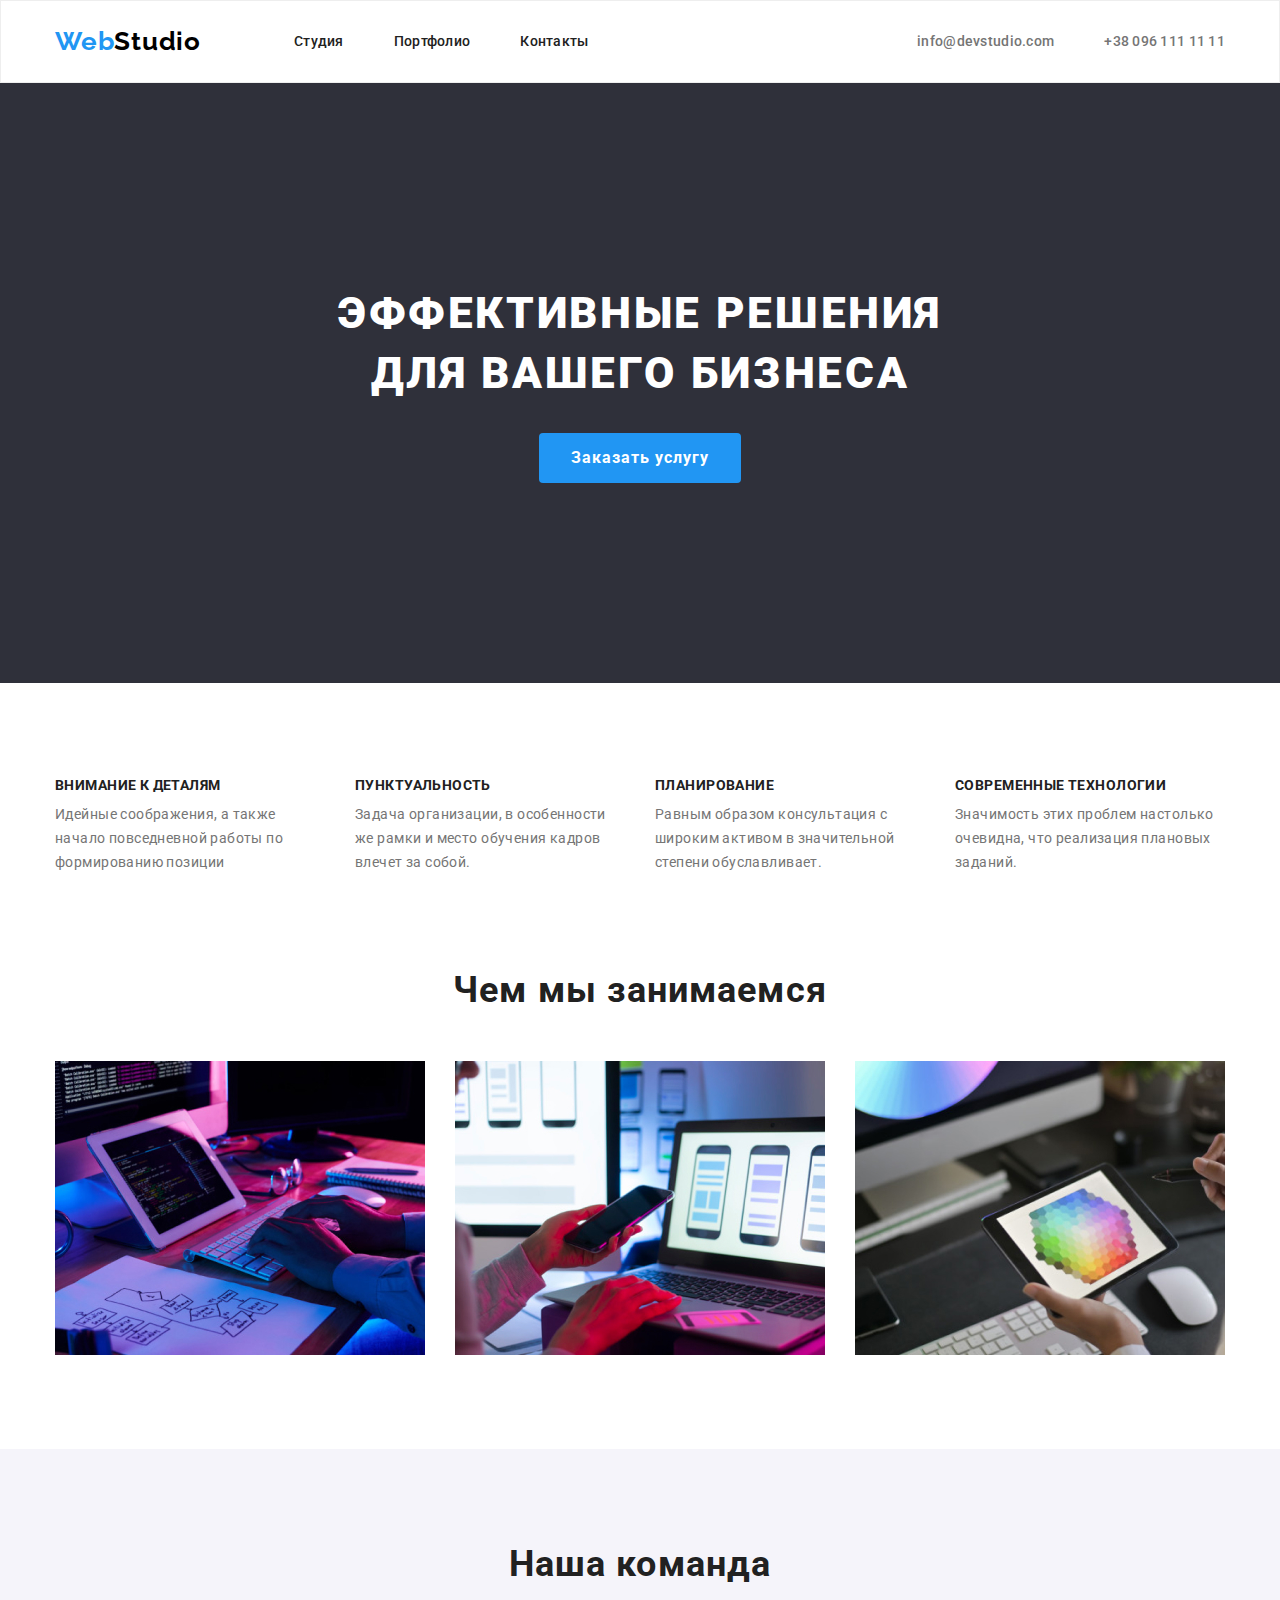
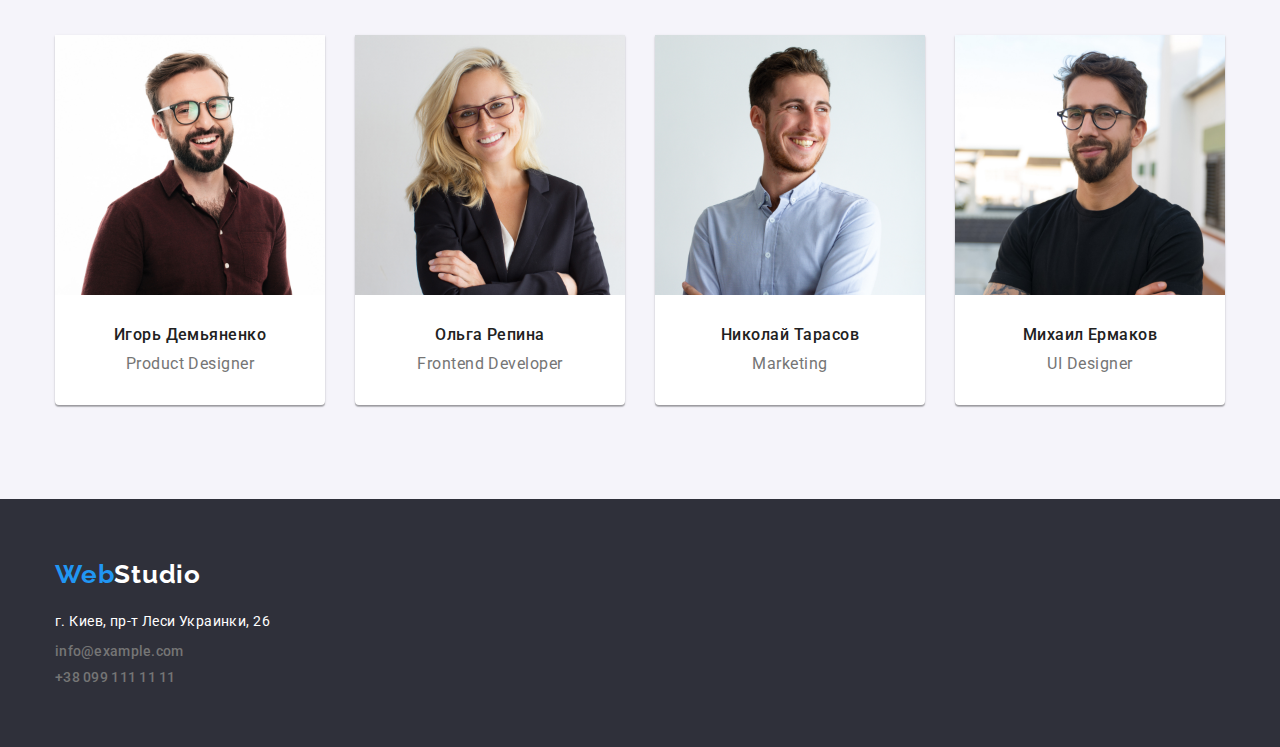
<file: index.html>
<!DOCTYPE html>
<html lang="ru">
<head>
    <meta charset="UTF-8">
    <meta name="viewport" content="width=device-width, initial-scale=1.0">
    <title>Студия</title>
    <link rel="stylesheet" href="https://cdnjs.cloudflare.com/ajax/libs/modern-normalize/1.0.0/modern-normalize.min.css">
    <link rel="preconnect" href="https://fonts.gstatic.com">
    <link href="https://fonts.googleapis.com/css2?family=Raleway:wght@700&family=Roboto:wght@400;500;700;900&display=swap"
        rel="stylesheet">
    <link rel="stylesheet" href="./css/styles.css"/>
</head>
<body>
    <header class="header">
        <div class="container">
            <nav class="site-nav">
                <a href="" class="logo link"><span class="accent">Web</span>Studio</a>
                <ul class="site-nav-list list">
                    <li class="site-nav-item">
                        <a href="" class="site-nav-link link">Студия</a>
                    </li>
                    <li class="site-nav-item">
                        <a href="./portfolio.html" class="site-nav-link link">Портфолио</a>
                    </li>
                    <li class="site-nav-item">
                        <a href="" class="site-nav-link link">Контакты</a>
                    </li>
                </ul>
            </nav>
            <address class="address">
                <ul class="address-list list">
                    <li class="address-item">
                        <a href="mailto:info@devstudio.com" class="address-contact-info link">info@devstudio.com</a>
                    </li>
                    <li class="address-item">
                        <a href="tel:+380961111111" class="address-contact-info link">+38 096 111 11 11</a>
                    </li>
                </ul>
            </address>
        </div>
    </header>
    <main>
        <!-- Hero Section -->
        <section class="hero">
            <div class="container">
                <h1 class="hero-title">Эффективные решения<br> для вашего бизнеса</h1>
                <button type="button" class="modal-button">Заказать услугу</button>
            </div>
        </section>
        <!-- Our Qualities -->
        <section class="our-qualities">
            <div class="container">
                <h2 class="visually-hidden">Наши качества</h2>
                <ul class="qualities-list list">
                    <li class="qualities-item">
                        <h3 class="qualities-name">Внимание к деталям</h3>
                        <p class="qualities-description">Идейные соображения, а также начало повседневной работы по формированию позиции
                        </p>
                    </li>
                    <li class="qualities-item">
                        <h3 class="qualities-name">Пунктуальность</h3>
                        <p class="qualities-description">Задача организации, в особенности же рамки и место обучения кадров влечет за
                            собой.</p>
                    </li>
                    <li class="qualities-item">
                        <h3 class="qualities-name">Планирование</h3>
                        <p class="qualities-description">Равным образом консультация с широким активом в значительной степени
                            обуславливает.</p>
                    </li>
                    <li class="qualities-item">
                        <h3 class="qualities-name">Современные технологии</h3>
                        <p class="qualities-description">Значимость этих проблем настолько очевидна, что реализация плановых заданий.
                        </p>
                    </li>
                </ul>
            </div>
        </section>
        <!-- What we do -->
        <section class="experience">
            <div class="container">
                <h2 class="title">Чем мы занимаемся</h2>
                <ul class="experience-list list">
                    <li class="experience-item">
                        <img class="experience-img" src="./images/what-we-do/task1.jpg" alt="Разработчик пишет код" width="370"
                            height="294">
                    </li>
                    <li>
                        <img class="experience-img" src="./images/what-we-do/task2.jpg" alt="Разработчик создает мобильное приложение"
                            width="370" height="294">
                    </li>
                    <li>
                        <img class="experience-img" src="./images/what-we-do/task3.jpg" alt="Дизайнер подбирает цвета" width="370"
                            height="294">
                    </li>
                </ul>
            </div>
        </section>
         <!-- Our team -->
         <section class="our-team">
             <div class="container">
                <h2 class="title">Наша команда</h2>
                <ul class="team-member-list list">
                    <li class="team-member-item">
                        <img class="team-member-photo" src="./images/our-team/teammember1.jpg" alt="Игорь Демьяненко улыбается"
                            width="270" height="260">
                        <h3 class="team-member-name">Игорь Демьяненко</h3>
                        <p class="team-member-position" lang="en">Product Designer</p>
                    </li>
                    <li class="team-member-item">
                        <img class="team-member-photo" src="./images/our-team/teammember2.jpg" alt="Ольга Репина улыбается" width="270"
                            height="260">
                        <h3 class="team-member-name">Ольга Репина</h3>
                        <p class="team-member-position" lang="en">Frontend Developer</p>
                    </li>
                    <li class="team-member-item">
                        <img class="team-member-photo" src="./images/our-team/teammember3.jpg" alt="Николай Тарасов улыбается"
                            width="270" height="260">
                        <h3 class="team-member-name">Николай Тарасов</h3>
                        <p class="team-member-position" lang="en">Marketing</p>
                    </li>
                    <li class="team-member-item">
                        <img class="team-member-photo" src="./images/our-team/teammember4.jpg" alt="Михаил Ермаков улыбается"
                            width="270" height="260">
                        <h3 class="team-member-name">Михаил Ермаков</h3>
                        <p class="team-member-position" lang="en">UI Designer</p>
                    </li>
                </ul>
             </div>
         </section>

    </main>
    <footer class="footer">
        <div class="container">
            <a class="logo link" href=""><span class="accent">Web</span>Studio</a>
            <address class="address">
                <p class="address-place">г. Киев, пр-т Леси Украинки, 26</p>
                <ul class="address-list list">
                    <li class="address-item">
                        <a class="address-contact-info link" href="mailto:info@example.com">info@example.com</a>
                    </li>
                    <li>
                        <a class="address-contact-info link" href="tel:+380991111111">+38 099 111 11 11</a>
                    </li>
                </ul>
            </address>
        </div>
    </footer>
</body>
</html>
</file>
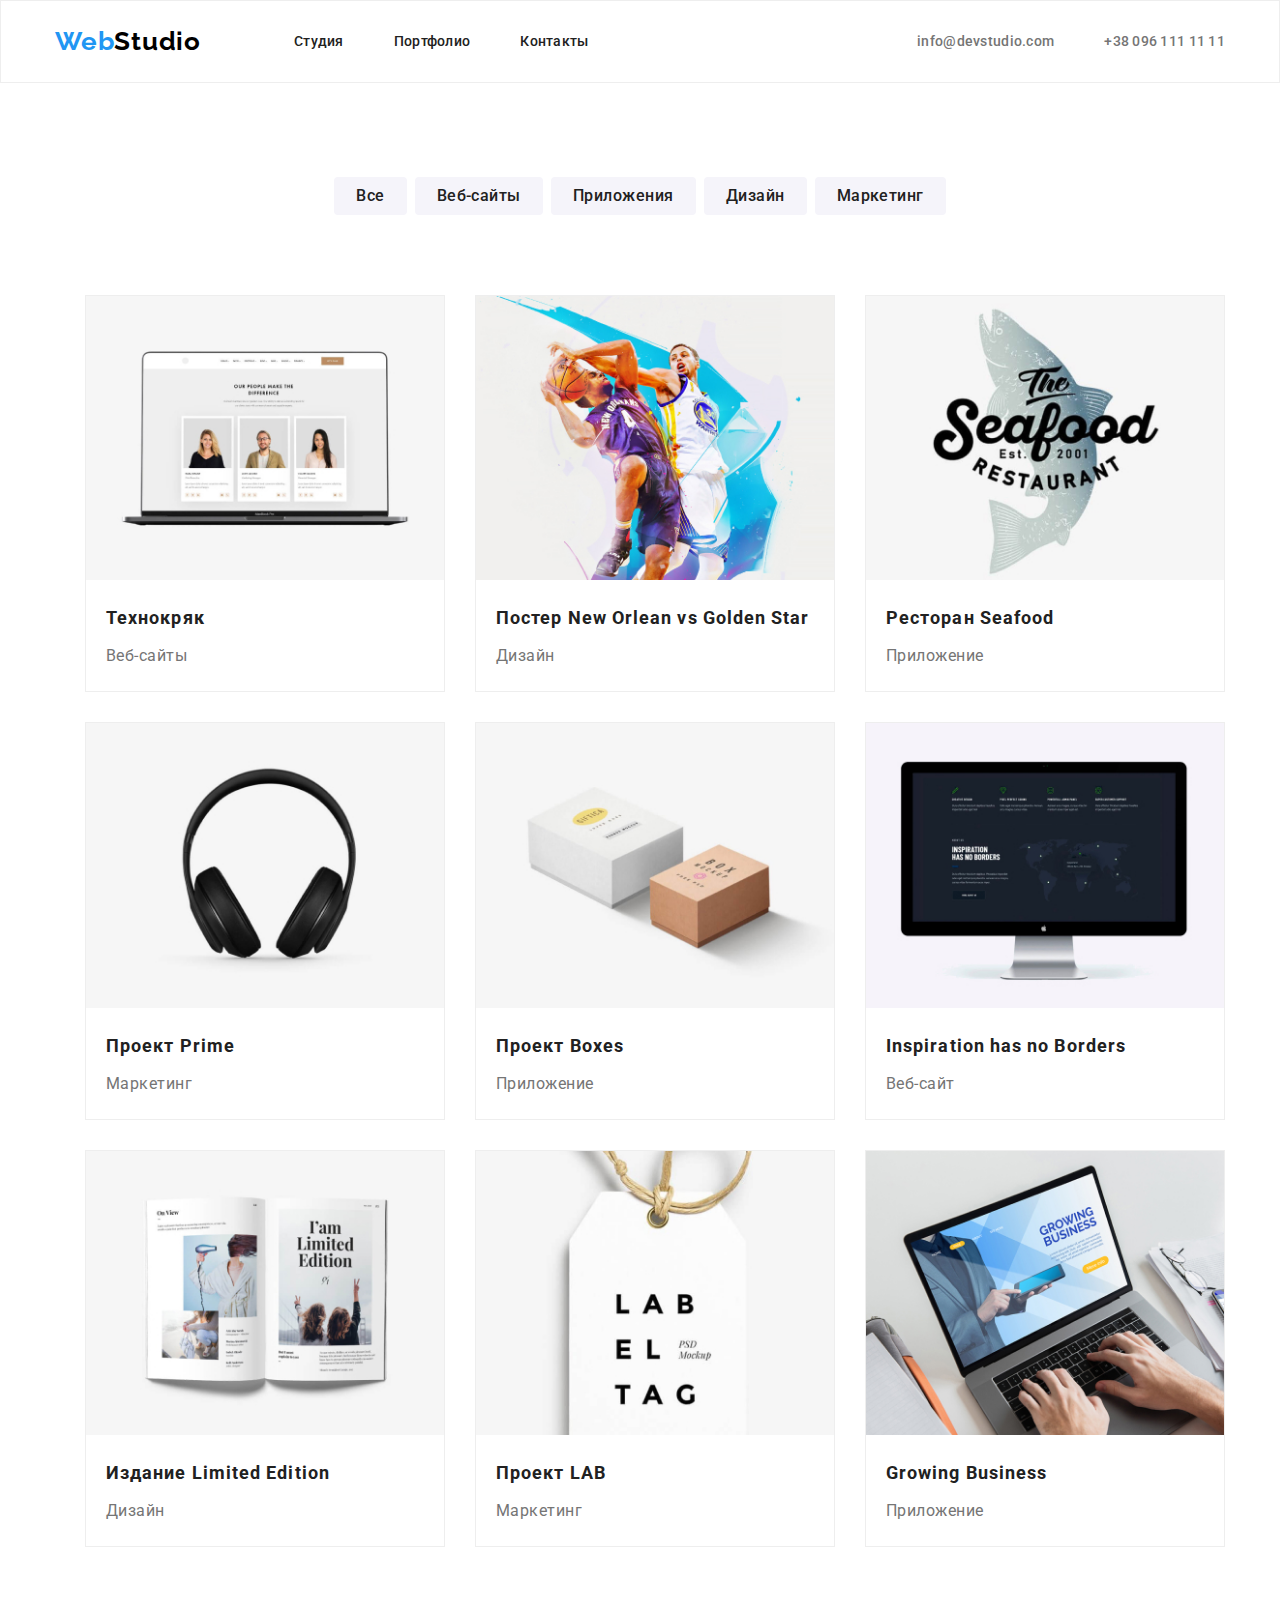
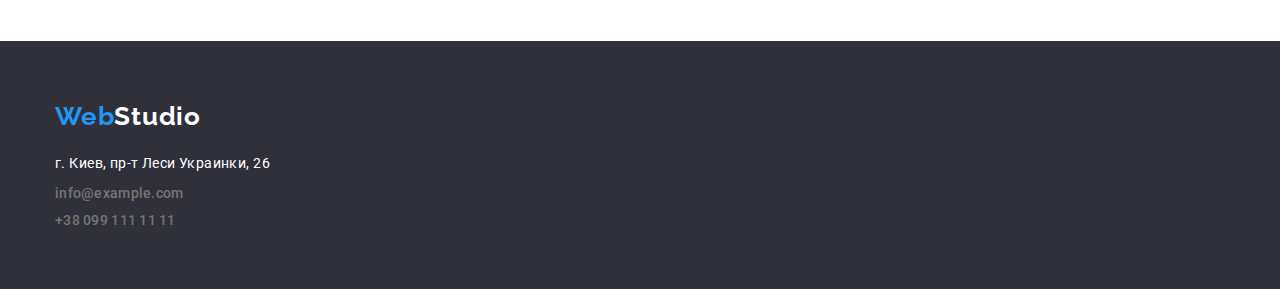
<file: portfolio.html>
<!DOCTYPE html>
<html lang="ru">

<head>
    <meta charset="UTF-8">
    <meta name="viewport" content="width=device-width, initial-scale=1.0">
    <title>Портфолио</title>
    <link rel="stylesheet" href="https://cdnjs.cloudflare.com/ajax/libs/modern-normalize/1.0.0/modern-normalize.min.css">
    <link rel="preconnect" href="https://fonts.gstatic.com"> 
<link href="https://fonts.googleapis.com/css2?family=Raleway:wght@700&family=Roboto:wght@400;500;700;900&display=swap" rel="stylesheet">
    <link rel="stylesheet" href="./css/styles.css" />
</head>
<body class="body">
    <header class="header">
        <div class="container">
            <nav class="site-nav">
                <a href="" class="logo link"><span class="accent">Web</span>Studio</a>
                <ul class="site-nav-list list">
                    <li class="site-nav-item">
                        <a href="./index.html" class="site-nav-link link">Студия</a>
                    </li>
                    <li class="site-nav-item">
                        <a href="" class="site-nav-link link">Портфолио</a>
                    </li>
                    <li class="site-nav-item">
                        <a href="" class="site-nav-link link">Контакты</a>
                    </li>
                </ul>
            </nav>
            <address class="address">
                <ul class="address-list list">
                    <li class="address-item">
                        <a href="mailto:info@devstudio.com" class="address-contact-info link">info@devstudio.com</a>
                    </li>
                    <li class="address-item">
                        <a href="tel:+380961111111" class="address-contact-info link">+38 096 111 11 11</a>
                    </li>
                </ul>
            </address>
        </div>
    </header>
    <main>
        <section class="our-projects">
            <div class="container">
                <h1 class="visually-hidden">Наши проекты</h1>
                <ul class="filter-buttons-list list">
                    <li class="filter-buttons-item">
                        <button class="filter-button" type="button">Все</button>
                    </li>
                    <li class="filter-buttons-item">
                        <button class="filter-button " type="button">Веб-сайты</button>
                    </li>
                    <li class="filter-buttons-item">
                        <button class="filter-button" type="button">Приложения</button>
                    </li>
                    <li class="filter-buttons-item">
                        <button class="filter-button" type="button">Дизайн</button>
                    </li>
                    <li class="filter-buttons-item">
                        <button class="filter-button" type="button">Маркетинг</button>
                    </li>
                </ul>
                <ul class="projects-list list">
                    <li class="project-item">
                        <a class="project-link link" href="">
                            <img class="project-img" src="./images/our-projects/project1.jpg" alt="Ноутбук с открытым на нем сайтом"
                                width="370" height="294">
                            <div class="project-container">
                                <h2 class="project-name">Технокряк</h2>
                                <p class="project-type">Веб-сайты</p>
                            </div>
                        </a>
                    </li>
                    <li class="project-item">
                        <a class="project-link link" href="">
                            <img class="project-img" src="./images/our-projects/project2.jpg" alt="Два баскетболиста играют" width="370"
                                height="294">
                            <div class="project-container">
                                <h2 class="project-name">Постер New Orlean vs Golden Star</h2>
                                <p class="project-type">Дизайн</p>
                            </div>
                        </a>
                    </li>
                    <li class="project-item">
                        <a class="project-link link" href="">
                            <img class="project-img" src="./images/our-projects/project3.jpg" alt="Логотип ресторана с рыбой на фоне"
                                width="370" height="294">
                            <div class="project-container">
                                <h2 class="project-name">Ресторан Seafood</h2>
                                <p class="project-type">Приложение</p>
                            </div>
                        </a>
                    </li>
                    <li class="project-item">
                        <a class="project-link link" href="">
                            <img class="project-img" src="./images/our-projects/project4.jpg" alt="Полноразмерные наушники" width="370"
                                height="294">
                            <div class="project-container">
                                <h2 class="project-name">Проект Prime</h2>
                                <p class="project-type">Маркетинг</p>
                            </div>
                        </a>
                    </li>
                    <li class="project-item">
                        <a class="project-link link" href="">
                            <img class="project-img" src="./images/our-projects/project5.jpg" alt="Белая и кремовая коробки" width="370"
                                height="294">
                            <div class="project-container">
                                <h2 class="project-name">Проект Boxes</h2>
                                <p class="project-type">Приложение</p>
                            </div>
                        </a>
                    </li>
                    <li class="project-item">
                        <a class="project-link link" href="">
                            <img class="project-img" src="./images/our-projects/project6.jpg" alt="Imac c открытым на нем сайтом"
                                width="370" height="294">
                            <div class="project-container">
                                <h2 class="project-name">Inspiration has no Borders</h2>
                                <p class="project-type">Веб-сайт</p>
                            </div>
                        </a>
                    </li>
                    <li class="project-item">
                        <a class="project-link link" href="">
                            <img class="project-img" src="./images/our-projects/project7.jpg" alt="Открытая книга" width="370"
                                height="294">
                            <div class="project-container">
                                <h2 class="project-name">Издание Limited Edition</h2>
                                <p class="project-type">Дизайн</p>
                            </div>
                        </a>
                    </li>
                    <li class="project-item">
                        <a class="project-link link" href="">
                            <img class="project-img" src="./images/our-projects/project8.jpg" alt="Бирка с надписью" width="370"
                                height="294">
                            <div class="project-container">
                                <h2 class="project-name">Проект LAB</h2>
                                <p class="project-type">Маркетинг</p>
                            </div>
                        </a>
                    </li>
                    <li class="project-item">
                        <a class="project-link link" href="">
                            <img class="project-img" src="./images/our-projects/project9.jpg"
                                alt="Человек использует приложение на ноутбуке" width="370" height="294">
                            <div class="project-container">
                                <h2 class="project-name">Growing Business</h2>
                                <p class="project-type">Приложение</p>
                            </div>
                        </a>
                    </li>
                </ul>
            </div>
        </section>
    </main>
    <footer class="footer">
        <div class="container">
            <a class="logo link" href=""><span class="accent">Web</span>Studio</a>
            <address class="address">
                <p class="address-place">г. Киев, пр-т Леси Украинки, 26</p>
                <ul class="address-list list">
                    <li class="address-item">
                        <a class="address-contact-info link" href="mailto:info@example.com">info@example.com</a>
                    </li>
                    <li>
                        <a class="address-contact-info link" href="tel:+380991111111">+38 099 111 11 11</a>
                    </li>
                </ul>
            </address>
        </div>
    </footer>
    </body>
</html>
</file>
<file: css/styles.css>
:root {
  --primary-font-color: #757575;
  --heading-font-color: #212121;
  --accent-color: #2196f3;
  --white-color: #ffffff;
}

.list {
  list-style-type: none;
}

.link {
  text-decoration: none;
}

h1,
h2,
h3,
h4,
h5,
h6,
p {
  margin: 0;
}

ul,
ol {
  margin: 0;
  padding: 0;
}

img {
  display: block;
  max-width: 100%;
  height: auto;
}

/* =======ELEMENTS======= */

.container {
  width: 1200px;
  padding-left: 15px;
  padding-right: 15px;
  margin: 0 auto;
}

.accent {
  color: var(--accent-color);
}

.title {
  font-family: Roboto;
  font-weight: 700;
  font-size: 36px;
  line-height: 1.167;
  text-align: center;
  letter-spacing: 0.03em;
  color: var(--heading-font-color);

  margin-bottom: 50px;
}

.visually-hidden {
  position: absolute;
  clip: rect(0 0 0 0);
  width: 1px;
  height: 1px;
  margin: -1px;
}

.modal-button {
  padding-left: 32px;
  padding-right: 32px;
  padding-top: 10px;
  padding-bottom: 10px;
  border: none;
  border-radius: 4px;
  font-family: Roboto;
  font-weight: 700;
  font-size: 16px;
  line-height: 1.875;
  letter-spacing: 0.06em;
  color: var(--white-color);
  background-color: var(--accent-color);
  cursor: pointer;
}

.logo {
  font-family: Raleway;
  font-weight: 700;
  font-size: 26px;
  line-height: 1.192;
  letter-spacing: 0.03em;
}

/* ========HEADER&FOOTER======== */

.header {
  display: flex;
  align-items: center;
  padding-top: 25px;
  padding-bottom: 25px;
  border: 1px solid #eeeeee;
}

.header .container {
  display: flex;
  align-items: center;
}

.site-nav {
  display: flex;
  align-items: center;
}

.site-nav-list {
  display: flex;
  align-items: center;
}

.header .logo {
  margin-right: 93px;
}

.site-nav-item:not(:last-child) {
  margin-right: 50px;
}

.header .address-list {
  display: flex;
  align-items: center;
}

.header .address {
  margin-left: auto;
}

.header .address-item:not(:last-child) {
  margin-right: 50px;
}

.site-nav-link {
  font-family: Roboto;
  font-weight: 500;
  font-size: 14px;
  line-height: 1.143;
  letter-spacing: 0.02em;
  color: var(--heading-font-color);
}

.site-nav-link:hover,
.site-nav-link:focus {
  color: var(--accent-color);
}

.header .logo {
  color: #000000;
}

.address-contact-info {
  font-family: Roboto;
  font-weight: 500;
  font-size: 14px;
  line-height: 1.143;
  letter-spacing: 0.02em;
  color: var(--primary-font-color);
}

.address-contact-info:hover,
.address-contact-info:focus {
  color: var(--accent-color);
}

.address {
  font-style: normal;
}

.address-place {
  font-family: Roboto;
  font-weight: 400;
  font-size: 14px;
  line-height: 1.714;
  letter-spacing: 0.03em;
  color: var(--white-color);
}

/* ========HERO======== */

.hero {
  text-align: center;
  padding-top: 200px;
  padding-bottom: 200px;
  background-color: #2f303a;
}

.hero-title {
  margin-bottom: 30px;
  font-family: Roboto;
  font-weight: 900;
  font-size: 44px;
  line-height: 1.364;
  text-align: center;
  letter-spacing: 0.06em;
  text-transform: uppercase;
  color: var(--white-color);
}

/* ========OUR_QUALITIES======== */

.qualities-list {
  display: flex;
  align-items: center;
  justify-content: space-between;
}

.qualities-item {
  max-width: 270px;
}

.qualities-name {
  margin-bottom: 10px;
}

.our-qualities {
  padding-top: 94px;
  padding-bottom: 94px;
}

.qualities-name {
  font-family: Roboto;
  font-weight: 700;
  font-size: 14px;
  line-height: 1.143;
  letter-spacing: 0.03em;
  text-transform: uppercase;
  color: var(--heading-font-color);
}

.qualities-description {
  font-family: Roboto;
  font-weight: 400;
  font-size: 14px;
  line-height: 1.714;
  letter-spacing: 0.03em;
  color: var(--primary-font-color);
}
/* =====WHAT_WE_DO===== */

.experience {
  padding-bottom: 94px;
}

.experience-list {
  display: flex;
  align-items: center;
  justify-content: space-between;
}
/* ======OUR_TEAM====== */

.our-team {
  background-color: #f5f4fa;
  padding-top: 94px;
  padding-bottom: 94px;
}

.team-member-list {
  display: flex;
  align-items: center;
  justify-content: space-between;
}

.team-member-item {
  height: 370px;
  background-color: var(--white-color);
  box-shadow: 0px 1px 3px rgba(0, 0, 0, 0.12), 0px 1px 1px rgba(0, 0, 0, 0.14),
    0px 2px 1px rgba(0, 0, 0, 0.2);
  border-radius: 0px 0px 4px 4px;
}

.team-member-name {
  margin-top: 30px;
  margin-bottom: 10px;
}

.team-member-name {
  font-family: Roboto;
  font-weight: 500;
  font-size: 16px;
  line-height: 1.188;
  text-align: center;
  letter-spacing: 0.03em;
  color: var(--heading-font-color);
}

.team-member-position {
  font-family: Roboto;
  font-weight: 400;
  font-size: 16px;
  line-height: 1.188;
  text-align: center;
  letter-spacing: 0.03em;
  color: var(--primary-font-color);
}

/* =====OUR_PROJECTS===== */

.our-projects {
  padding-top: 94px;
  padding-bottom: 94px;
}

.project-container {
  padding-top: 20px;
  padding-bottom: 20px;
  padding-left: 20px;
  padding-right: 20px;
}

.project-type {
  margin-top: 5px;
}

.projects-list {
  display: flex;
  flex-wrap: wrap;
}

.project-item {
  margin-left: 30px;
  margin-top: 30px;
  flex-basis: calc(100% / 3 - 30px);
  border: 1px solid #eeeeee;
}

.filter-buttons-list {
  display: flex;
  align-items: center;
  justify-content: center;
  margin-bottom: 50px;
}

.filter-button {
  padding-left: 22px;
  padding-right: 22px;
  padding-top: 6px;
  padding-bottom: 6px;
  font-family: Roboto;
  font-weight: 500;
  font-size: 16px;
  line-height: 1.625;
  letter-spacing: 0.03em;
  color: var(--heading-font-color);
  background: #f5f4fa;
  border: none;
  border-radius: 4px;
  cursor: pointer;
}

.filter-buttons-item:not(:last-child) {
  margin-right: 8px;
}

.filter-button:focus,
.filter-button:hover {
  color: var(--white-color);
  background-color: var(--accent-color);
}

.project-name {
  font-family: Roboto;
  font-weight: 700;
  font-size: 18px;
  line-height: 2;
  letter-spacing: 0.06em;
  color: var(--heading-font-color);
}

.project-type {
  font-family: Roboto;
  font-weight: 400;
  font-size: 16px;
  line-height: 1.875;
  letter-spacing: 0.03em;
  color: var(--primary-font-color);
}

/* =====FOOTER===== */

.footer {
  padding-top: 60px;
  padding-bottom: 60px;
  background-color: #2f303a;
}

.footer .logo {
  color: var(--white-color);
}

.footer .address {
  margin-top: 20px;
}

.footer .address-contact-info {
  display: inline-block;
  margin-top: 9px;
}
</file>
